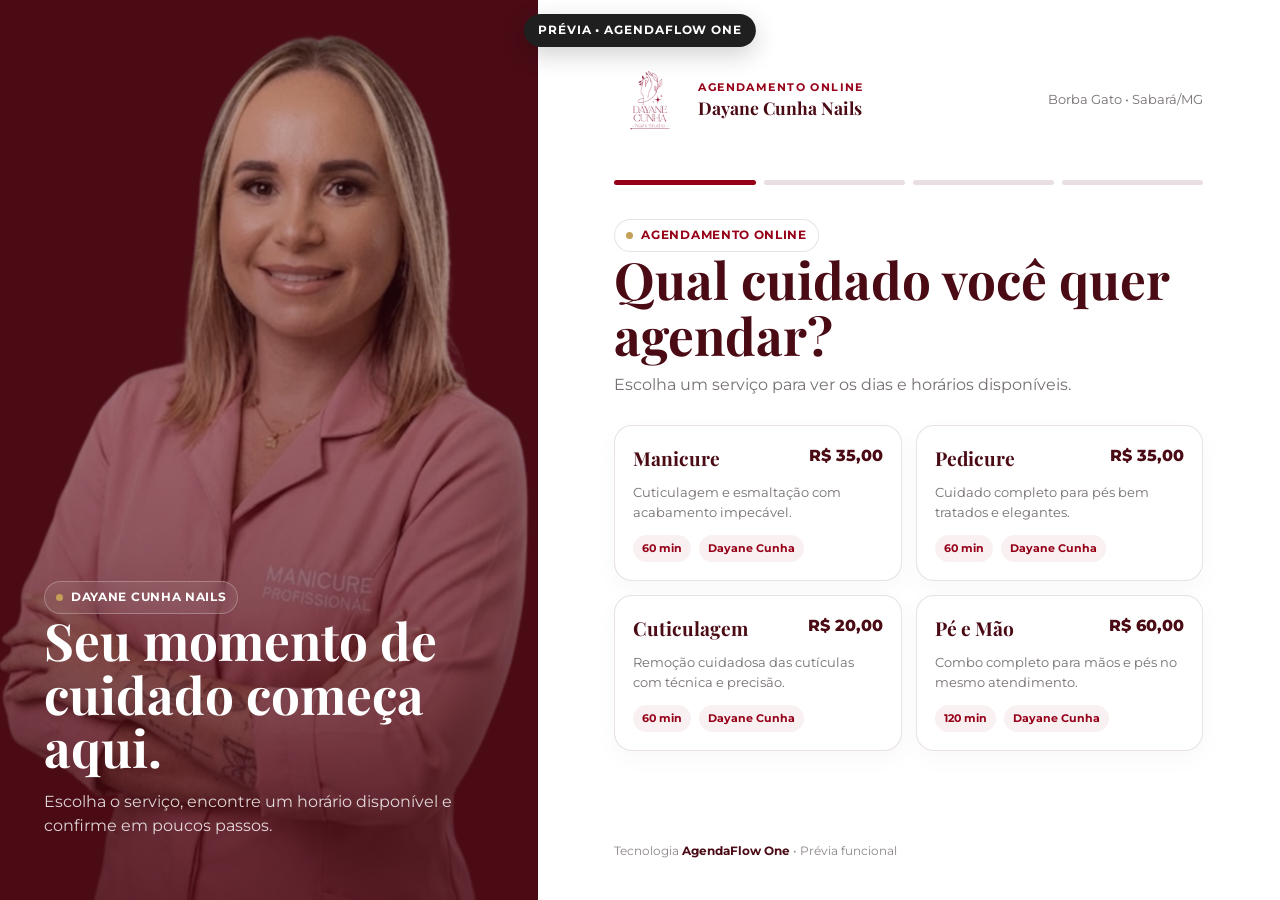
<file: agendar/index.html>
<!doctype html>
<html lang="pt-BR">
<head>
  <meta charset="utf-8">
  <meta name="viewport" content="width=device-width,initial-scale=1">
  <meta name="robots" content="noindex,nofollow">
  <title>Agendar horário | Dayane Cunha Nails</title>
  <link rel="icon" href="/assets/img/favicon-256.png">
  <link rel="preconnect" href="https://fonts.googleapis.com">
  <link rel="preconnect" href="https://fonts.gstatic.com" crossorigin>
  <link href="https://fonts.googleapis.com/css2?family=Montserrat:wght@300;400;500;600;700;800&family=Playfair+Display:wght@400;500;600;700&display=swap" rel="stylesheet">
  <link rel="stylesheet" href="/assets/css/agendaflow-one.css">
</head>
<body data-page="booking">
  <div class="preview-ribbon">Prévia • AgendaFlow One</div>
  <main class="booking-shell">
    <aside class="booking-visual">
      <img src="/assets/img/herodayane.webp" alt="Trabalho Dayane Cunha Nails">
      <div class="booking-visual-content">
        <span class="af-tag">Dayane Cunha Nails</span>
        <h2>Seu momento de cuidado começa aqui.</h2>
        <p>Escolha o serviço, encontre um horário disponível e confirme em poucos passos.</p>
      </div>
    </aside>

    <section class="booking-main">
      <header class="booking-top">
        <div class="brand-lockup">
          <img src="/assets/img/logodayane.webp" alt="Dayane Cunha Nails">
          <div class="brand-copy">
            <small>Agendamento online</small>
            <strong>Dayane Cunha Nails</strong>
          </div>
        </div>
        <div class="booking-help">Borba Gato • Sabará/MG</div>
      </header>

      <div class="stepper" aria-label="Progresso do agendamento">
        <span class="step active"></span><span class="step"></span><span class="step"></span><span class="step"></span>
      </div>

      <div id="booking-step"></div>
      <div class="powered">Tecnologia <strong>AgendaFlow One</strong> • Prévia funcional</div>
    </section>
  </main>
  <script src="/assets/js/agendaflow-one.js"></script>
  <script src="/assets/js/agendaflow-whatsapp.js"></script>
</body>
</html>
</file>
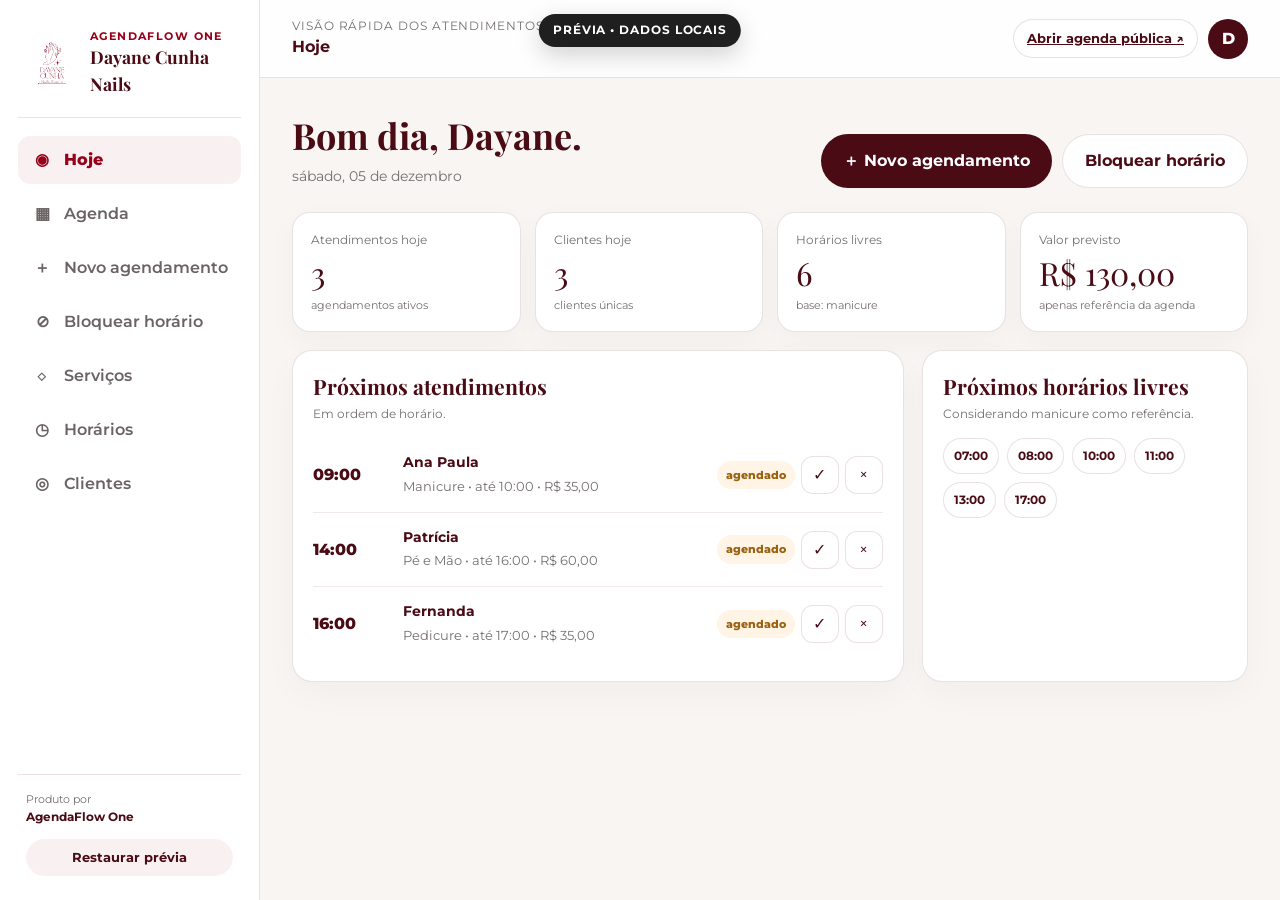
<file: painel/index.html>
<!doctype html>
<html lang="pt-BR">
<head>
  <meta charset="utf-8">
  <meta name="viewport" content="width=device-width,initial-scale=1">
  <meta name="robots" content="noindex,nofollow">
  <title>Painel | AgendaFlow One</title>
  <link rel="icon" href="/assets/img/favicon-256.png">
  <link rel="preconnect" href="https://fonts.googleapis.com">
  <link rel="preconnect" href="https://fonts.gstatic.com" crossorigin>
  <link href="https://fonts.googleapis.com/css2?family=Montserrat:wght@300;400;500;600;700;800&family=Playfair+Display:wght@400;500;600;700&display=swap" rel="stylesheet">
  <link rel="stylesheet" href="/assets/css/agendaflow-one.css">
</head>
<body data-page="panel">
  <div class="preview-ribbon">Prévia • dados locais</div>
  <div class="panel-shell">
    <aside class="sidebar">
      <div class="brand-lockup">
        <img src="/assets/img/logodayane.webp" alt="Dayane Cunha Nails">
        <div class="brand-copy"><small>AgendaFlow One</small><strong>Dayane Cunha Nails</strong></div>
      </div>
      <nav class="nav">
        <button class="active" data-view="today"><span class="nav-icon">◉</span>Hoje</button>
        <button data-view="agenda"><span class="nav-icon">▦</span>Agenda</button>
        <button data-view="new"><span class="nav-icon">＋</span>Novo agendamento</button>
        <button data-view="block"><span class="nav-icon">⊘</span>Bloquear horário</button>
        <button data-view="services"><span class="nav-icon">◇</span>Serviços</button>
        <button data-view="hours"><span class="nav-icon">◷</span>Horários</button>
        <button data-view="clients"><span class="nav-icon">◎</span>Clientes</button>
      </nav>
      <div class="sidebar-bottom">
        <div class="mini-brand">Produto por <strong>AgendaFlow One</strong></div>
        <button class="btn btn-small btn-soft" id="reset-preview" style="margin-top:12px;width:100%">Restaurar prévia</button>
      </div>
    </aside>

    <div class="panel-main">
      <header class="panel-header">
        <div style="display:flex;align-items:center;gap:12px">
          <button class="icon-btn mobile-menu-btn" id="mobile-menu" aria-label="Abrir menu">☰</button>
          <div class="panel-header-left"><small id="page-title-sub">Visão rápida dos atendimentos e horários livres.</small><strong id="page-title-text">Hoje</strong></div>
        </div>
        <div class="header-actions">
          <a class="btn btn-small btn-outline" href="/agendar/" target="_blank">Abrir agenda pública ↗</a>
          <div class="avatar">D</div>
        </div>
      </header>

      <main class="content">
        <section class="view active" id="view-today">
          <div class="page-title"><div><h1>Bom dia, Dayane.</h1><p id="today-date"></p></div><div class="quick-actions"><button class="btn btn-primary" data-go="new">＋ Novo agendamento</button><button class="btn btn-outline" data-go="block">Bloquear horário</button></div></div>
          <div class="kpi-grid">
            <div class="kpi"><div class="kpi-label">Atendimentos hoje</div><div class="kpi-value" id="kpi-appointments">0</div><div class="kpi-note">agendamentos ativos</div></div>
            <div class="kpi"><div class="kpi-label">Clientes hoje</div><div class="kpi-value" id="kpi-clients">0</div><div class="kpi-note">clientes únicas</div></div>
            <div class="kpi"><div class="kpi-label">Horários livres</div><div class="kpi-value" id="kpi-free">0</div><div class="kpi-note">base: manicure</div></div>
            <div class="kpi"><div class="kpi-label">Valor previsto</div><div class="kpi-value" id="kpi-revenue">R$ 0</div><div class="kpi-note">apenas referência da agenda</div></div>
          </div>
          <div class="dashboard-grid">
            <div class="card-panel"><div class="card-head"><div><h2>Próximos atendimentos</h2><p>Em ordem de horário.</p></div></div><div class="timeline" id="today-list"></div></div>
            <div class="card-panel"><div class="card-head"><div><h2>Próximos horários livres</h2><p>Considerando manicure como referência.</p></div></div><div class="free-slots" id="free-list"></div></div>
          </div>
        </section>

        <section class="view" id="view-agenda">
          <div class="page-title"><div><h1>Agenda</h1><p>Visualize atendimentos e bloqueios do dia.</p></div><button class="btn btn-primary" data-go="new">＋ Novo agendamento</button></div>
          <div class="card-panel">
            <div class="calendar-toolbar"><div><h2 id="agenda-day-label">Hoje</h2><p class="muted" style="margin:2px 0 0;font-size:.78rem">Agendamentos e indisponibilidades</p></div><div class="date-control"><input type="date" id="agenda-date"></div></div>
            <div class="agenda-list" id="agenda-list"></div>
          </div>
        </section>

        <section class="view" id="view-new">
          <div class="page-title"><div><h1>Novo agendamento</h1><p>Para clientes que marcaram fora da agenda online.</p></div></div>
          <div class="card-panel" style="max-width:850px">
            <div class="notice">A prévia já verifica disponibilidade e impede sobreposição com outros agendamentos e bloqueios salvos neste navegador.</div>
            <form id="new-form" class="panel-form">
              <div class="field"><label>Nome da cliente</label><input name="name" required placeholder="Nome completo"></div>
              <div class="field"><label>WhatsApp</label><input name="phone" required inputmode="tel" placeholder="(31) 99999-9999"></div>
              <div class="field"><label>Serviço</label><select name="service" id="new-service"></select></div>
              <div class="field"><label>Data</label><input type="date" name="date" id="new-date" required></div>
              <div class="field"><label>Horário disponível</label><select name="time" id="new-time" required></select></div>
              <div class="form-actions"><button type="button" class="btn btn-outline" data-go="today">Cancelar</button><button class="btn btn-primary">Salvar agendamento</button></div>
            </form>
          </div>
        </section>

        <section class="view" id="view-block">
          <div class="page-title"><div><h1>Bloquear horário</h1><p>Almoço, médico, compromisso, folga ou qualquer indisponibilidade.</p></div></div>
          <div class="card-panel" style="max-width:850px">
            <form id="block-form" class="panel-form">
              <div class="field"><label>Data</label><input type="date" name="date" id="block-date" required></div>
              <div class="field"><label>Motivo</label><input name="reason" placeholder="Ex.: Almoço"></div>
              <div class="field"><label>Início</label><input type="time" name="start" value="12:00" required></div>
              <div class="field"><label>Fim</label><input type="time" name="end" value="13:00" required></div>
              <div class="form-actions"><button type="button" class="btn btn-outline" data-go="today">Cancelar</button><button class="btn btn-primary">Bloquear horário</button></div>
            </form>
          </div>
        </section>

        <section class="view" id="view-services">
          <div class="page-title"><div><h1>Serviços</h1><p>Preço e duração ficam sob controle da Dayane.</p></div></div>
          <div class="card-panel">
            <div class="table-wrap"><table class="data-table"><thead><tr><th>Serviço</th><th>Preço (R$)</th><th>Duração (min)</th><th>Ativo</th><th></th></tr></thead><tbody id="services-body"></tbody></table></div>
          </div>
        </section>

        <section class="view" id="view-hours">
          <div class="page-title"><div><h1>Horários de atendimento</h1><p>Defina quando a agenda pode oferecer horários.</p></div></div>
          <div class="card-panel">
            <div class="table-wrap"><table class="data-table"><thead><tr><th>Dia</th><th>Atende</th><th>Início</th><th>Fim</th><th></th></tr></thead><tbody id="hours-body"></tbody></table></div>
          </div>
        </section>

        <section class="view" id="view-clients">
          <div class="page-title"><div><h1>Clientes</h1><p>Cadastro automático a partir dos agendamentos.</p></div></div>
          <div class="card-panel">
            <div class="table-wrap"><table class="data-table"><thead><tr><th>Cliente</th><th>WhatsApp</th><th>Último atendimento</th><th>Total agendado</th></tr></thead><tbody id="clients-body"></tbody></table></div>
          </div>
        </section>
      </main>
    </div>
  </div>
  <script src="/assets/js/agendaflow-one.js"></script>
</body>
</html>
</file>
<file: assets/css/agendaflow-one.css>
:root{
  --carmim:#960018;
  --carmim-dark:#4A0B15;
  --carmim-light:#C72C48;
  --champagne:#FCF9F6;
  --nude:#EADDD3;
  --white:#FFFFFF;
  --text:#3f3f3f;
  --muted:#756f70;
  --gold:#C5A059;
  --line:rgba(74,11,21,.12);
  --soft:rgba(150,0,24,.06);
  --shadow:0 22px 60px rgba(74,11,21,.10);
  --radius:22px;
}
*{box-sizing:border-box}html{scroll-behavior:smooth}body{margin:0;font-family:'Montserrat',sans-serif;background:var(--champagne);color:var(--text);line-height:1.5}button,input,select,textarea{font:inherit}button{cursor:pointer}a{color:inherit}img{max-width:100%;display:block}
h1,h2,h3,h4{font-family:'Playfair Display',serif;color:var(--carmim-dark);margin:0}
.preview-ribbon{position:fixed;z-index:9999;top:14px;left:50%;transform:translateX(-50%);background:#1f1f1f;color:#fff;padding:8px 14px;border-radius:999px;font-size:.72rem;font-weight:700;letter-spacing:.08em;text-transform:uppercase;box-shadow:0 8px 24px rgba(0,0,0,.18)}
.brand-lockup{display:flex;align-items:center;gap:12px}.brand-lockup img{width:62px;height:62px;object-fit:contain}.brand-copy small{display:block;font-size:.68rem;text-transform:uppercase;letter-spacing:.13em;color:var(--carmim);font-weight:700}.brand-copy strong{display:block;font-family:'Playfair Display',serif;color:var(--carmim-dark);font-size:1.1rem}
.af-tag{display:inline-flex;align-items:center;gap:8px;border:1px solid var(--line);background:rgba(255,255,255,.72);padding:7px 11px;border-radius:999px;font-size:.72rem;font-weight:700;letter-spacing:.06em;text-transform:uppercase;color:var(--carmim)}.af-tag::before{content:'';width:7px;height:7px;border-radius:50%;background:var(--gold)}
.btn{border:0;border-radius:999px;padding:14px 22px;font-weight:700;display:inline-flex;align-items:center;justify-content:center;gap:8px;transition:.2s}.btn:hover{transform:translateY(-1px)}.btn-primary{background:var(--carmim-dark);color:#fff}.btn-primary:hover{background:var(--carmim)}.btn-soft{background:var(--soft);color:var(--carmim-dark)}.btn-outline{background:#fff;border:1px solid var(--line);color:var(--carmim-dark)}.btn-danger{background:#fff0f1;color:#8d1d2b}.btn-small{padding:9px 13px;font-size:.8rem}
.icon-btn{border:1px solid var(--line);background:#fff;width:38px;height:38px;border-radius:12px;display:grid;place-items:center;color:var(--carmim-dark)}
.muted{color:var(--muted)}.text-carmim{color:var(--carmim)}.gold{color:var(--gold)}
.booking-shell{min-height:100vh;display:grid;grid-template-columns:minmax(300px,42%) 1fr;background:#fff}.booking-visual{position:relative;min-height:100vh;background:var(--carmim-dark);overflow:hidden}.booking-visual::after{content:'';position:absolute;inset:0;background:linear-gradient(180deg,rgba(74,11,21,.18),rgba(74,11,21,.78))}.booking-visual>img{width:100%;height:100%;object-fit:cover;position:absolute;inset:0;filter:saturate(.88)}.booking-visual-content{position:absolute;z-index:2;inset:auto 44px 46px;color:#fff}.booking-visual-content h2{font-size:clamp(2.2rem,4vw,4.4rem);color:#fff;line-height:1.04;max-width:620px}.booking-visual-content p{max-width:560px;color:rgba(255,255,255,.82);font-size:1rem}.booking-visual-content .af-tag{color:#fff;border-color:rgba(255,255,255,.26);background:rgba(255,255,255,.08);backdrop-filter:blur(8px)}
.booking-main{min-height:100vh;padding:64px clamp(24px,6vw,84px) 40px;display:flex;flex-direction:column}.booking-top{display:flex;justify-content:space-between;align-items:center;gap:18px;margin-bottom:44px}.booking-top .brand-lockup img{width:72px;height:72px}.booking-help{font-size:.8rem;color:var(--muted)}
.stepper{display:grid;grid-template-columns:repeat(4,1fr);gap:8px;margin:0 0 34px}.step{height:5px;border-radius:99px;background:#eadfe0;overflow:hidden}.step.active{background:var(--carmim)}
.booking-card{max-width:760px}.booking-card h1{font-size:clamp(2rem,4vw,3.2rem);line-height:1.08;margin-bottom:10px}.booking-card>.muted{margin:0 0 28px}.choice-grid{display:grid;grid-template-columns:repeat(2,minmax(0,1fr));gap:14px}.service-option,.time-option,.date-option{border:1px solid var(--line);background:#fff;border-radius:18px;padding:18px;text-align:left;transition:.18s;box-shadow:0 8px 24px rgba(74,11,21,.03)}.service-option:hover,.time-option:hover,.date-option:hover{border-color:rgba(150,0,24,.34);transform:translateY(-1px)}.service-option.selected,.time-option.selected,.date-option.selected{border-color:var(--carmim);box-shadow:0 0 0 2px rgba(150,0,24,.08);background:#fffafa}.service-option-head{display:flex;justify-content:space-between;gap:10px;align-items:start}.service-option h3{font-size:1.2rem}.price{font-weight:800;color:var(--carmim-dark)}.service-option p{font-size:.84rem;color:var(--muted);margin:9px 0 0}.service-meta{display:flex;gap:8px;margin-top:13px}.chip{padding:5px 9px;border-radius:999px;background:var(--soft);color:var(--carmim);font-size:.7rem;font-weight:700}
.date-grid{display:grid;grid-template-columns:repeat(4,minmax(0,1fr));gap:10px}.date-option{text-align:center;padding:13px 8px}.date-option .dow{font-size:.68rem;text-transform:uppercase;letter-spacing:.06em;color:var(--muted)}.date-option strong{font-family:'Playfair Display',serif;display:block;font-size:1.55rem;color:var(--carmim-dark);margin:1px 0}.date-option small{font-size:.7rem;color:var(--muted)}
.time-grid{display:grid;grid-template-columns:repeat(4,minmax(0,1fr));gap:10px}.time-option{text-align:center;padding:13px 10px;font-weight:700;color:var(--carmim-dark)}.empty-state{border:1px dashed var(--line);padding:26px;border-radius:18px;color:var(--muted);text-align:center;background:#fffafa}
.form-grid{display:grid;grid-template-columns:1fr 1fr;gap:14px}.field{display:flex;flex-direction:column;gap:7px}.field.full{grid-column:1/-1}.field label{font-size:.78rem;font-weight:700;color:var(--carmim-dark)}.field input,.field select,.field textarea{width:100%;padding:14px 15px;border-radius:14px;border:1px solid var(--line);background:#fff;color:var(--text);outline:none}.field input:focus,.field select:focus,.field textarea:focus{border-color:var(--carmim);box-shadow:0 0 0 3px rgba(150,0,24,.07)}
.booking-actions{display:flex;justify-content:space-between;gap:12px;margin-top:30px;align-items:center}.booking-summary{margin:24px 0 0;padding:16px 18px;border-radius:16px;background:var(--soft);display:flex;flex-wrap:wrap;gap:12px 20px;font-size:.82rem}.booking-summary strong{color:var(--carmim-dark)}
.success-card{padding:34px;border-radius:var(--radius);background:#fff;border:1px solid var(--line);box-shadow:var(--shadow);text-align:center}.success-icon{width:64px;height:64px;border-radius:50%;background:var(--soft);display:grid;place-items:center;margin:0 auto 18px;color:var(--carmim);font-size:1.7rem}.success-card h2{font-size:2rem}.success-card p{color:var(--muted)}.success-details{margin:22px auto;padding:18px;border-radius:16px;background:var(--champagne);max-width:460px;text-align:left}.powered{margin-top:auto;padding-top:34px;font-size:.72rem;color:#8b8586}.powered strong{color:var(--carmim-dark)}
.panel-shell{min-height:100vh;display:grid;grid-template-columns:260px 1fr;background:#f8f5f3}.sidebar{position:sticky;top:0;height:100vh;background:#fff;border-right:1px solid var(--line);padding:24px 18px;display:flex;flex-direction:column;z-index:20}.sidebar .brand-lockup{padding:4px 8px 20px;border-bottom:1px solid var(--line);margin-bottom:18px}.sidebar .brand-lockup img{width:52px;height:52px}.nav{display:flex;flex-direction:column;gap:6px}.nav button{border:0;background:transparent;padding:12px 13px;border-radius:12px;text-align:left;font-weight:600;color:#6a6263;display:flex;align-items:center;gap:11px}.nav button:hover{background:#faf6f5;color:var(--carmim-dark)}.nav button.active{background:var(--soft);color:var(--carmim);font-weight:800}.nav-icon{width:22px;text-align:center}.sidebar-bottom{margin-top:auto;border-top:1px solid var(--line);padding:16px 8px 0}.mini-brand{font-size:.7rem;color:var(--muted)}.mini-brand strong{display:block;color:var(--carmim-dark);font-size:.78rem}
.panel-main{min-width:0}.panel-header{height:78px;background:rgba(255,255,255,.9);border-bottom:1px solid var(--line);display:flex;align-items:center;justify-content:space-between;padding:0 32px;position:sticky;top:0;z-index:15;backdrop-filter:blur(12px)}.panel-header-left small{display:block;color:var(--muted);font-size:.72rem;text-transform:uppercase;letter-spacing:.08em}.panel-header-left strong{color:var(--carmim-dark)}.header-actions{display:flex;align-items:center;gap:10px}.avatar{width:40px;height:40px;border-radius:50%;background:var(--carmim-dark);color:#fff;display:grid;place-items:center;font-weight:800}
.content{padding:30px 32px 54px;max-width:1500px;margin:0 auto}.view{display:none}.view.active{display:block}.page-title{display:flex;align-items:end;justify-content:space-between;gap:18px;margin-bottom:24px}.page-title h1{font-size:2.25rem}.page-title p{margin:4px 0 0;color:var(--muted);font-size:.9rem}.quick-actions{display:flex;gap:10px}
.kpi-grid{display:grid;grid-template-columns:repeat(4,minmax(0,1fr));gap:14px;margin-bottom:18px}.kpi{background:#fff;border:1px solid var(--line);border-radius:18px;padding:18px;box-shadow:0 10px 30px rgba(74,11,21,.03)}.kpi-label{font-size:.75rem;color:var(--muted);margin-bottom:8px}.kpi-value{font-family:'Playfair Display',serif;font-size:2rem;color:var(--carmim-dark);line-height:1}.kpi-note{font-size:.7rem;color:var(--muted);margin-top:8px}
.dashboard-grid{display:grid;grid-template-columns:minmax(0,1.5fr) minmax(300px,.8fr);gap:18px}.card-panel{background:#fff;border:1px solid var(--line);border-radius:20px;padding:20px;box-shadow:0 12px 34px rgba(74,11,21,.03)}.card-head{display:flex;justify-content:space-between;align-items:center;gap:12px;margin-bottom:15px}.card-head h2{font-size:1.32rem}.card-head p{margin:2px 0 0;font-size:.75rem;color:var(--muted)}
.timeline{display:flex;flex-direction:column}.appointment-row{display:grid;grid-template-columns:76px 1fr auto;gap:14px;align-items:center;padding:14px 0;border-bottom:1px solid #f0e9e7}.appointment-row:last-child{border-bottom:0}.time-badge{font-weight:800;color:var(--carmim-dark)}.appointment-info strong{display:block;color:var(--carmim-dark);font-size:.9rem}.appointment-info small{color:var(--muted)}.status{padding:6px 9px;border-radius:999px;font-size:.68rem;font-weight:800}.status.agendado{background:#fff4e6;color:#9a6211}.status.concluido{background:#eaf7ed;color:#2f7b43}.status.cancelado{background:#fff0f1;color:#9b2c39}.row-actions{display:flex;gap:6px;align-items:center}
.free-slots{display:flex;flex-wrap:wrap;gap:8px}.slot-chip{border:1px solid var(--line);border-radius:999px;padding:8px 10px;background:#fff;font-size:.75rem;font-weight:700;color:var(--carmim-dark)}
.calendar-toolbar{display:flex;justify-content:space-between;gap:12px;align-items:center;margin-bottom:16px}.date-control{display:flex;gap:8px;align-items:center}.date-control input{padding:10px 12px;border:1px solid var(--line);border-radius:12px}.agenda-list{display:flex;flex-direction:column;gap:10px}.agenda-item{display:grid;grid-template-columns:86px 1fr auto;gap:14px;align-items:center;padding:14px;border:1px solid var(--line);border-radius:15px;background:#fff}.agenda-item.blocked{border-style:dashed;background:#fffafa}.agenda-item .range{font-weight:800;color:var(--carmim-dark)}
.panel-form{display:grid;grid-template-columns:repeat(2,minmax(0,1fr));gap:14px}.panel-form .full{grid-column:1/-1}.form-actions{grid-column:1/-1;display:flex;justify-content:flex-end;gap:10px;margin-top:6px}.notice{padding:12px 14px;border-radius:12px;background:#fff8eb;color:#7b571d;font-size:.78rem;margin-bottom:14px;border:1px solid #f1dfbe}
.table-wrap{overflow:auto;border:1px solid var(--line);border-radius:16px}.data-table{width:100%;border-collapse:collapse;min-width:650px;background:#fff}.data-table th,.data-table td{padding:13px 14px;border-bottom:1px solid #f0e9e7;text-align:left;font-size:.8rem}.data-table th{font-size:.7rem;text-transform:uppercase;letter-spacing:.06em;color:var(--muted);background:#fcfaf9}.data-table tr:last-child td{border-bottom:0}.table-input{padding:8px 9px;border:1px solid var(--line);border-radius:10px;max-width:120px}.table-toggle{width:42px;height:24px;border-radius:999px;background:#ddd;position:relative;border:0}.table-toggle::after{content:'';position:absolute;width:18px;height:18px;border-radius:50%;background:#fff;top:3px;left:3px;transition:.2s}.table-toggle.on{background:var(--carmim)}.table-toggle.on::after{left:21px}.client-name{font-weight:800;color:var(--carmim-dark)}.client-history{font-size:.72rem;color:var(--muted)}
.mobile-menu-btn{display:none}.toast{position:fixed;right:22px;bottom:22px;background:#222;color:#fff;padding:12px 15px;border-radius:13px;font-size:.78rem;opacity:0;transform:translateY(10px);pointer-events:none;transition:.22s;z-index:9999}.toast.show{opacity:1;transform:translateY(0)}
@media(max-width:1100px){.booking-shell{grid-template-columns:36% 1fr}.booking-visual-content{left:28px;right:28px}.booking-main{padding-left:42px;padding-right:42px}.kpi-grid{grid-template-columns:repeat(2,1fr)}.dashboard-grid{grid-template-columns:1fr}.time-grid{grid-template-columns:repeat(3,1fr)}}
@media(max-width:850px){.preview-ribbon{top:8px}.booking-shell{display:block}.booking-visual{min-height:260px;height:32vh}.booking-visual-content{bottom:26px}.booking-visual-content h2{font-size:2.25rem}.booking-visual-content p{display:none}.booking-main{min-height:auto;padding:32px 20px 30px}.booking-top{margin-bottom:28px}.booking-help{display:none}.choice-grid{grid-template-columns:1fr}.date-grid{grid-template-columns:repeat(4,1fr)}.panel-shell{display:block}.sidebar{position:fixed;left:-280px;width:260px;transition:.24s;box-shadow:20px 0 60px rgba(0,0,0,.12)}.sidebar.open{left:0}.panel-header{padding:0 18px}.content{padding:24px 18px 46px}.mobile-menu-btn{display:grid}.page-title{align-items:start;flex-direction:column}.quick-actions{width:100%;flex-wrap:wrap}.dashboard-grid{grid-template-columns:1fr}.panel-form{grid-template-columns:1fr}.panel-form .full,.form-actions{grid-column:1}.agenda-item{grid-template-columns:72px 1fr}.agenda-item> :last-child{grid-column:2}.header-actions .btn{display:none}}
@media(max-width:560px){.booking-visual{height:280px}.booking-visual-content{left:20px;right:20px}.booking-visual-content h2{font-size:1.95rem}.booking-top .brand-lockup img{width:58px;height:58px}.brand-copy strong{font-size:1rem}.booking-card h1{font-size:2rem}.date-grid{grid-template-columns:repeat(3,1fr)}.time-grid{grid-template-columns:repeat(3,1fr)}.form-grid{grid-template-columns:1fr}.field.full{grid-column:1}.booking-actions{align-items:stretch;flex-direction:column-reverse}.booking-actions .btn{width:100%}.kpi-grid{grid-template-columns:1fr 1fr}.kpi{padding:15px}.kpi-value{font-size:1.6rem}.appointment-row{grid-template-columns:62px 1fr}.appointment-row .row-actions{grid-column:2}.page-title h1{font-size:1.9rem}}
</file>
